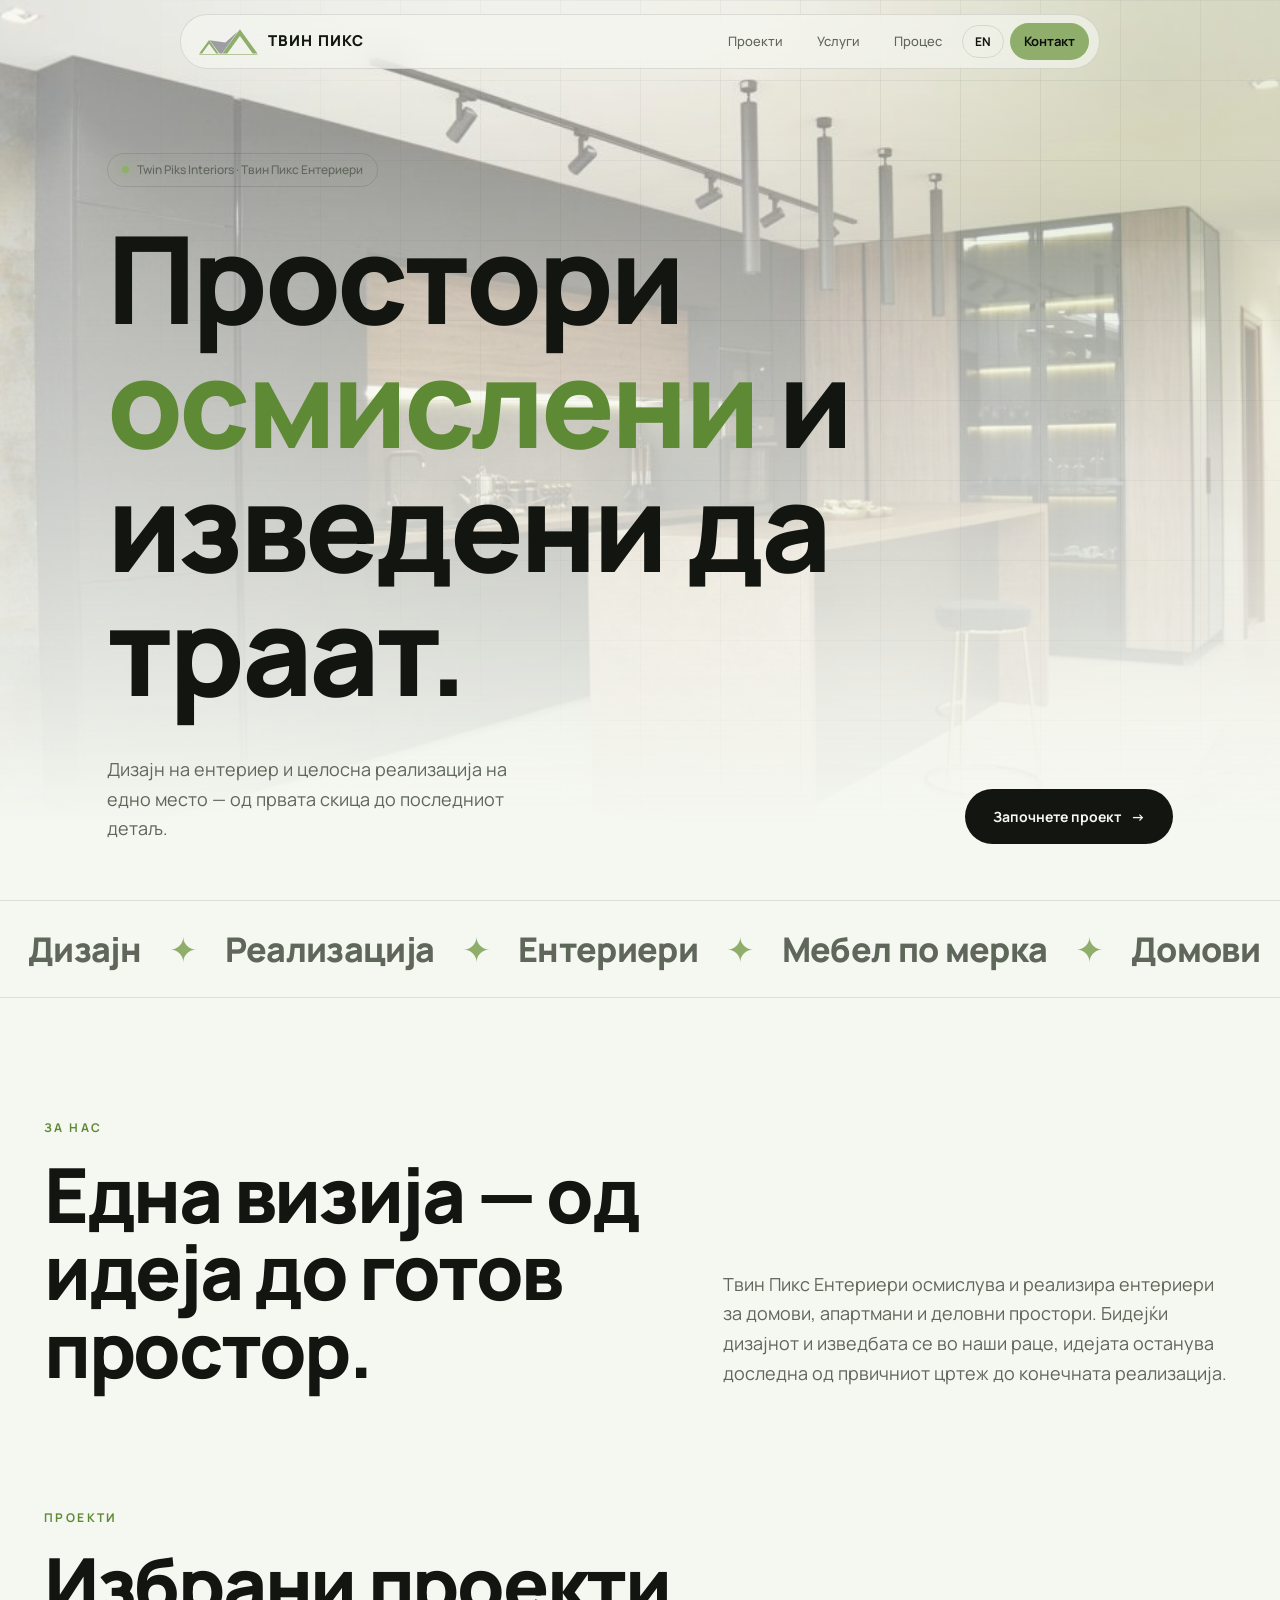
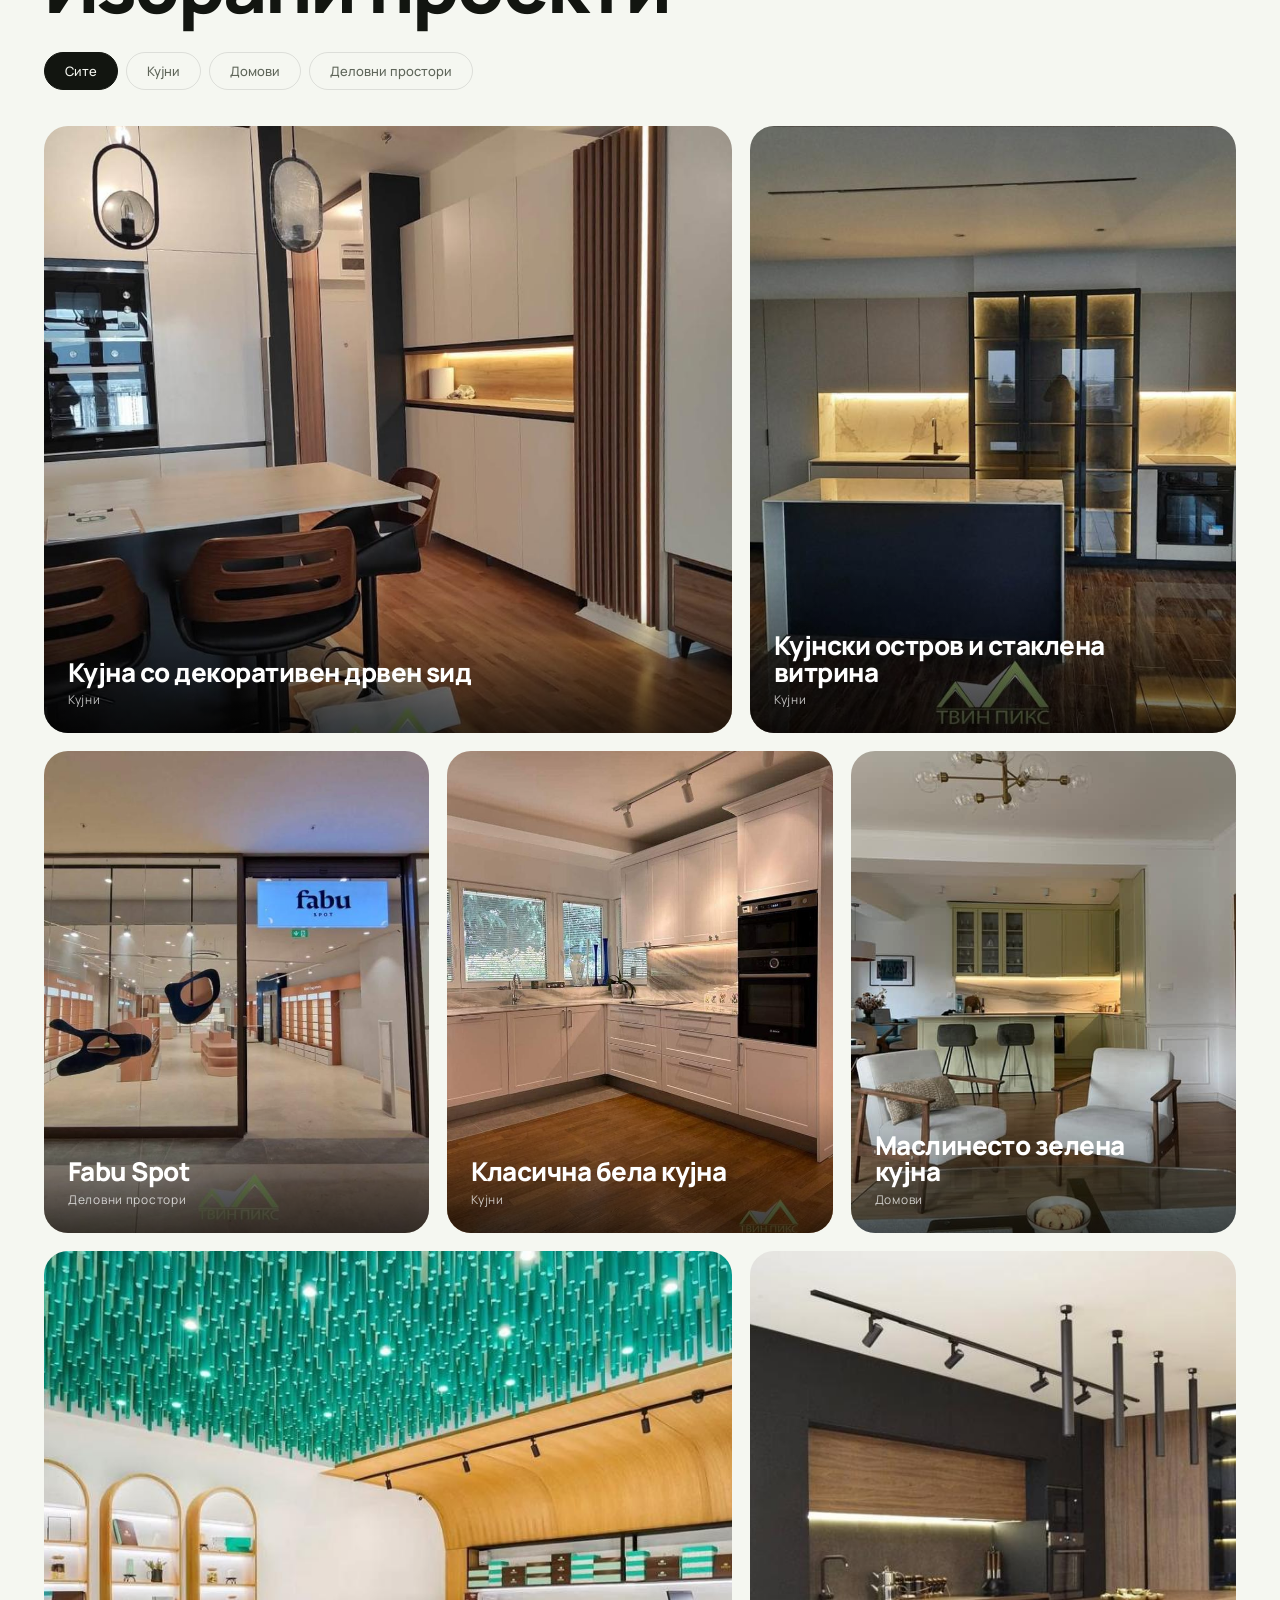
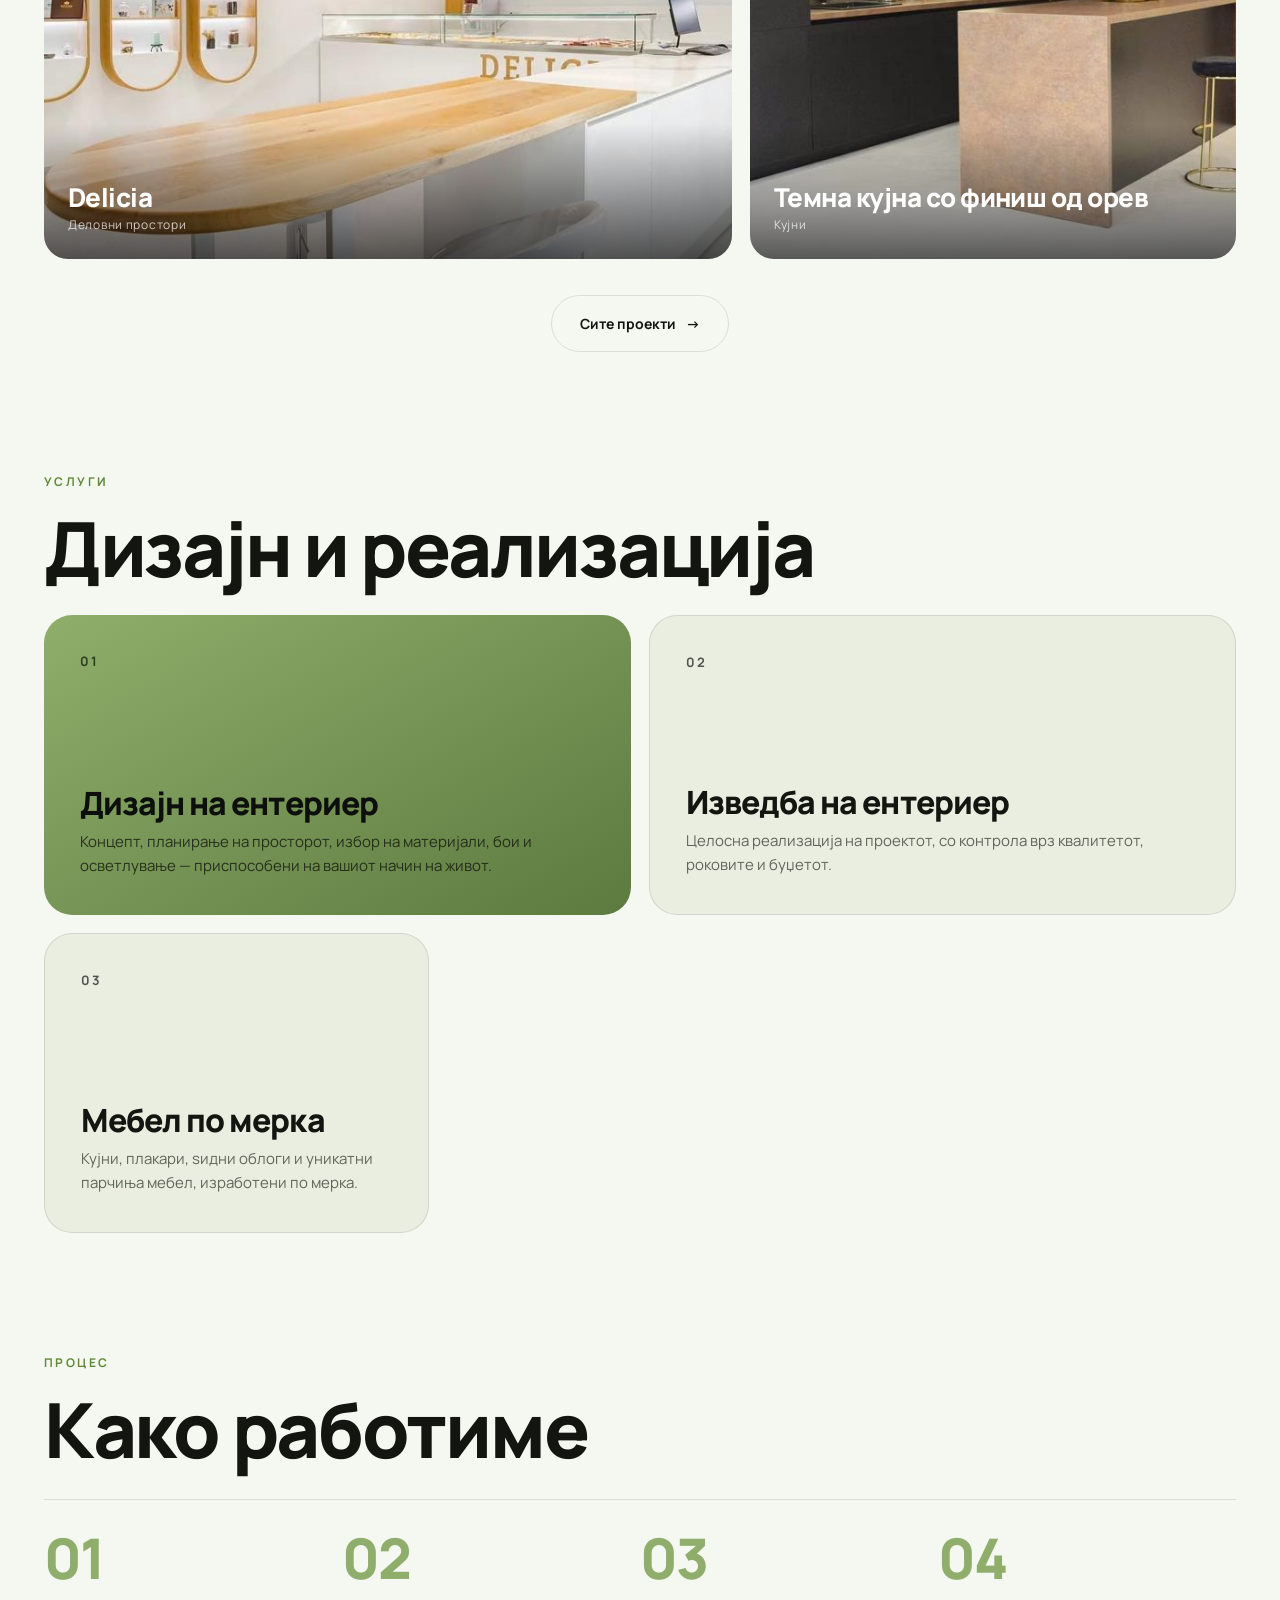
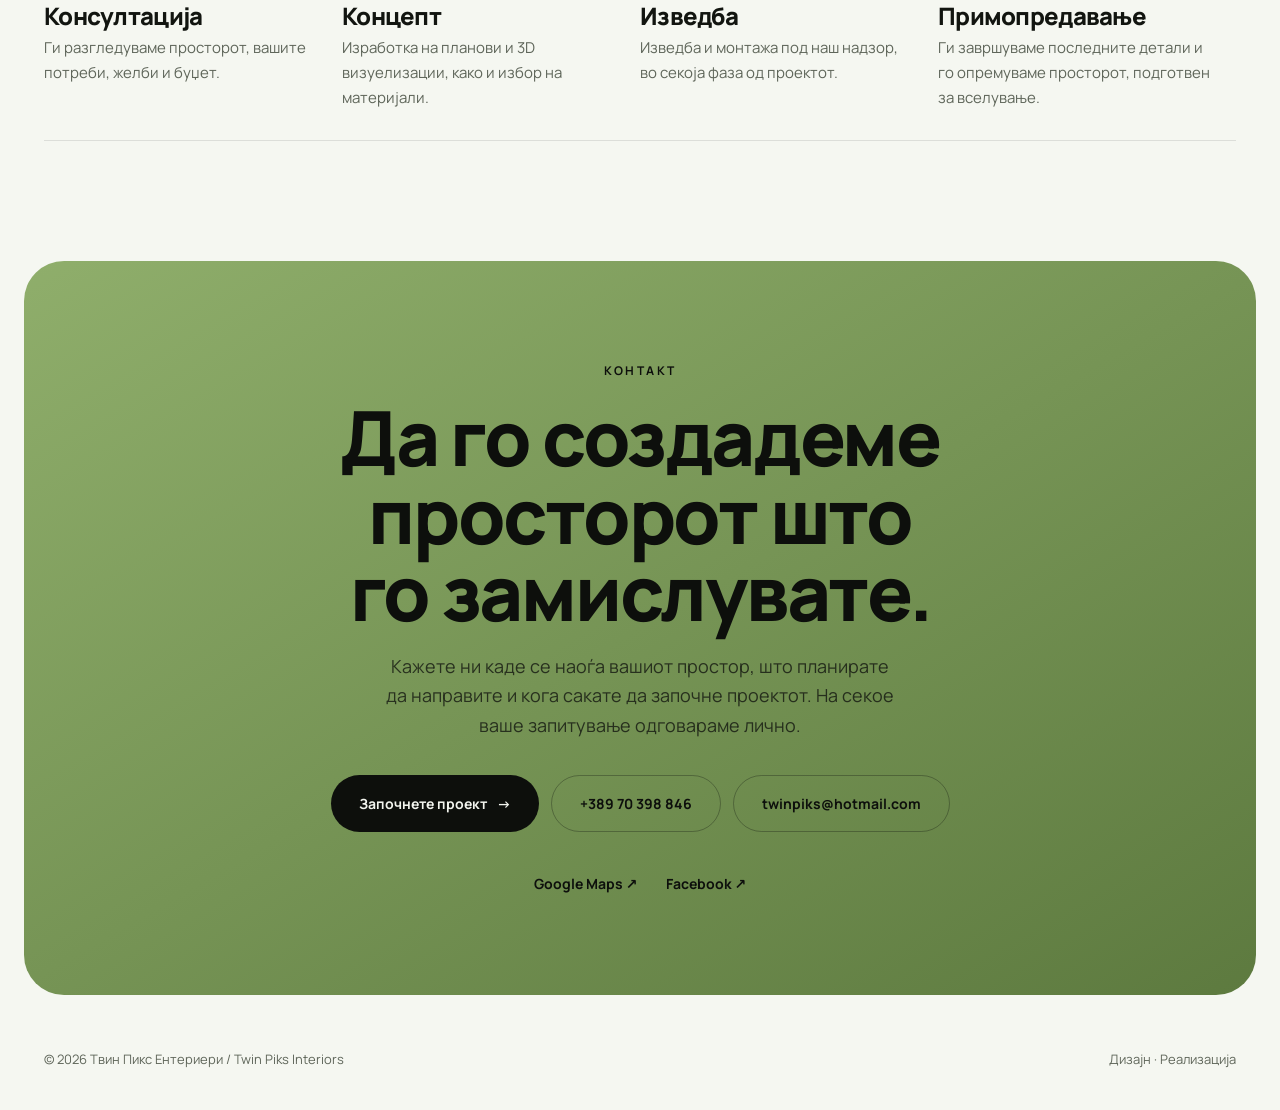
<file: index.html>
<!DOCTYPE html>
<html lang="mk">
<head>
<meta charset="utf-8">
<meta name="viewport" content="width=device-width, initial-scale=1, viewport-fit=cover">
<title>Твин Пикс Ентериери | Twin Piks Interiors</title>
<meta name="description" content="Дизајн на ентериер и целосна реализација на проекти. Interior design and execution.">
<link rel="canonical" href="https://petarkarov.github.io/twin-piks/">
<meta property="og:type" content="website">
<meta property="og:site_name" content="Твин Пикс Ентериери | Twin Piks Interiors">
<meta property="og:title" content="Твин Пикс Ентериери | Twin Piks Interiors">
<meta property="og:description" content="Дизајн на ентериер и целосна реализација на проекти — од првата скица до последниот детаљ.">
<meta property="og:url" content="https://petarkarov.github.io/twin-piks/">
<meta property="og:image" content="https://petarkarov.github.io/twin-piks/og-image.jpg">
<meta property="og:image:width" content="1200">
<meta property="og:image:height" content="630">
<meta property="og:locale" content="mk_MK">
<meta property="og:locale:alternate" content="en_GB">
<meta name="twitter:card" content="summary_large_image">
<meta name="theme-color" content="#0d0f0c">
<link rel="icon" href="favicon.svg" type="image/svg+xml">
<link rel="apple-touch-icon" href="apple-touch-icon.png">
<link rel="preconnect" href="https://fonts.googleapis.com">
<link rel="preconnect" href="https://fonts.gstatic.com" crossorigin>
<link href="https://fonts.googleapis.com/css2?family=Manrope:wght@300;400;500;700;800&display=swap" rel="stylesheet">
<link rel="stylesheet" href="assets/style.css?v=2">
<script>document.documentElement.className="js"</script>
<script type="application/ld+json">
{"@context":"https://schema.org","@type":"HomeAndConstructionBusiness","name":"Твин Пикс Ентериери","alternateName":"Twin Piks Interiors","description":"Дизајн на ентериер и целосна реализација на проекти. Interior design and execution.","url":"https://petarkarov.github.io/twin-piks/","logo":"https://petarkarov.github.io/twin-piks/apple-touch-icon.png","image":"https://petarkarov.github.io/twin-piks/og-image.jpg","telephone":"+38970398846","email":"twinpiks@hotmail.com","hasMap":"https://maps.app.goo.gl/4P9W3wDcY8rGWKr36","address":{"@type":"PostalAddress","addressCountry":"MK"},"sameAs":["https://www.facebook.com/twinpiksinteriors"]}
</script>
</head>
<body>
<div class="nav">
<a class="logo" href="index.html" aria-label="Твин Пикс"><svg viewBox="120 405 1325 585" aria-hidden="true"><polygon fill="#8fae6b" points="125,957 347,655 560,957 507,957 347,738 187,957"/><polygon fill="#9d9ea3" points="358,658 714,707 997,455 640,957 580,957"/><polygon fill="#8fae6b" points="648,957 1041,413 1436,957 1328,957 1041,565 755,957"/><rect fill="#8fae6b" x="125" y="973" width="1311" height="14"/></svg>Твин Пикс</a>
<nav><a href="projects.html" data-k="n1">Проекти</a><a href="index.html#services" data-k="n2">Услуги</a><a href="index.html#process" data-k="n3">Процес</a><button class="lang" id="lang" type="button">EN</button><a class="pill" href="contact.html" data-k="n4">Контакт</a></nav>
</div>

<main id="top">
<div class="hero"><div class="bg" id="herobg" style="background-image:url(images/dark-walnut-kitchen.jpg)"></div><div class="wrap">
<div class="tag"><i></i>Twin Piks Interiors · Твин Пикс Ентериери</div>
<h1 data-kh="h1">Простори <em>осмислени</em> и изведени да траат.</h1>
<div class="hrow"><p data-k="hp">Дизајн на ентериер и целосна реализација на едно место — од првата скица до последниот детаљ.</p><a class="btn" href="contact.html"><span data-k="cta">Започнете проект</span> →</a></div>
</div></div>

<div class="marq" aria-hidden="true"><div id="marq"></div></div>

<section><div class="wrap intro">
<div class="rv"><div class="eyebrow" data-k="ab">За нас</div><h2 data-k="abh" style="margin:0">Една визија — од идеја до готов простор.</h2></div>
<p class="rv" data-k="abp">Твин Пикс Ентериери осмислува и реализира ентериери за домови, апартмани и деловни простори. Бидејќи дизајнот и изведбата се во наши раце, идејата останува доследна од првичниот цртеж до конечната реализација.</p>
</div></section>

<section id="portfolio" style="padding-top:0"><div class="wrap">
<div class="eyebrow rv" data-k="n1">Проекти</div><h2 class="rv" data-k="ph">Избрани проекти</h2>
<div class="filters" id="filters"></div>
<div class="grid" id="grid"></div>
<div class="more"><a class="btn o" href="projects.html"><span data-k="allp">Сите проекти</span> →</a></div>
</div></section>

<section id="services" style="padding-top:0"><div class="wrap">
<div class="eyebrow rv" data-k="n2">Услуги</div><h2 class="rv" data-k="sh">Дизајн и реализација</h2>
<div class="bento rv">
<div><span class="n">01</span><span><h3 data-k="s1">Дизајн на ентериер</h3><p data-k="s1p">Концепт, планирање на просторот, избор на материјали, бои и осветлување — приспособени на вашиот начин на живот.</p></span></div>
<div><span class="n">02</span><span><h3 data-k="s2">Изведба на ентериер</h3><p data-k="s2p">Целосна реализација на проектот, со контрола врз квалитетот, роковите и буџетот.</p></span></div>
<div><span class="n">03</span><span><h3 data-k="s3">Мебел по мерка</h3><p data-k="s3p">Кујни, плакари, ѕидни облоги и уникатни парчиња мебел, изработени по мерка.</p></span></div>
</div></div></section>

<section id="process" style="padding-top:0"><div class="wrap">
<div class="eyebrow rv" data-k="n3">Процес</div><h2 class="rv" data-k="prh">Како работиме</h2>
<div class="steps rv">
<div><b>01</b><h3 data-k="t1">Консултација</h3><p data-k="t1p">Ги разгледуваме просторот, вашите потреби, желби и буџет.</p></div>
<div><b>02</b><h3 data-k="t2">Концепт</h3><p data-k="t2p">Изработка на планови и 3D визуелизации, како и избор на материјали.</p></div>
<div><b>03</b><h3 data-k="t3">Изведба</h3><p data-k="t3p">Изведба и монтажа под наш надзор, во секоја фаза од проектот.</p></div>
<div><b>04</b><h3 data-k="t4">Примопредавање</h3><p data-k="t4p">Ги завршуваме последните детали и го опремуваме просторот, подготвен за вселување.</p></div>
</div></div></section>

<div class="cta" id="contact">
<div class="eyebrow" style="color:#0d0f0c" data-k="n4">Контакт</div>
<h2 data-k="ch">Да го создадеме просторот што го замислувате.</h2><p data-k="cp">Кажете ни каде се наоѓа вашиот простор, што планирате да направите и кога сакате да започне проектот. На секое ваше запитување одговараме лично.</p>
<div class="btns"><a class="btn" href="contact.html"><span data-k="cta">Започнете проект</span> →</a><a class="btn o" href="tel:+38970398846">+389 70 398 846</a><a class="btn o" href="mailto:twinpiks@hotmail.com">twinpiks@hotmail.com</a></div>
<div class="clist"><a href="https://maps.app.goo.gl/4P9W3wDcY8rGWKr36" target="_blank" rel="noopener">Google Maps ↗</a><a href="https://www.facebook.com/twinpiksinteriors" target="_blank" rel="noopener">Facebook ↗</a></div>
</div>
</main>
<footer><div class="wrap"><span>© 2026 Твин Пикс Ентериери / Twin Piks Interiors</span><span data-k="ft">Дизајн · Реализација</span></div></footer>

<script src="assets/projects.js?v=2"></script>
<script src="assets/site.js?v=2"></script>
<script>
projectGrid("grid","filters",false);
onRender(function(d){
  var m=d.mq.map(function(x){return "<span>"+esc(x)+"</span><b>✦</b>"}).join("");
  document.getElementById("marq").innerHTML=m+m+m+m;
});
</script>
</body>
</html>
</file>
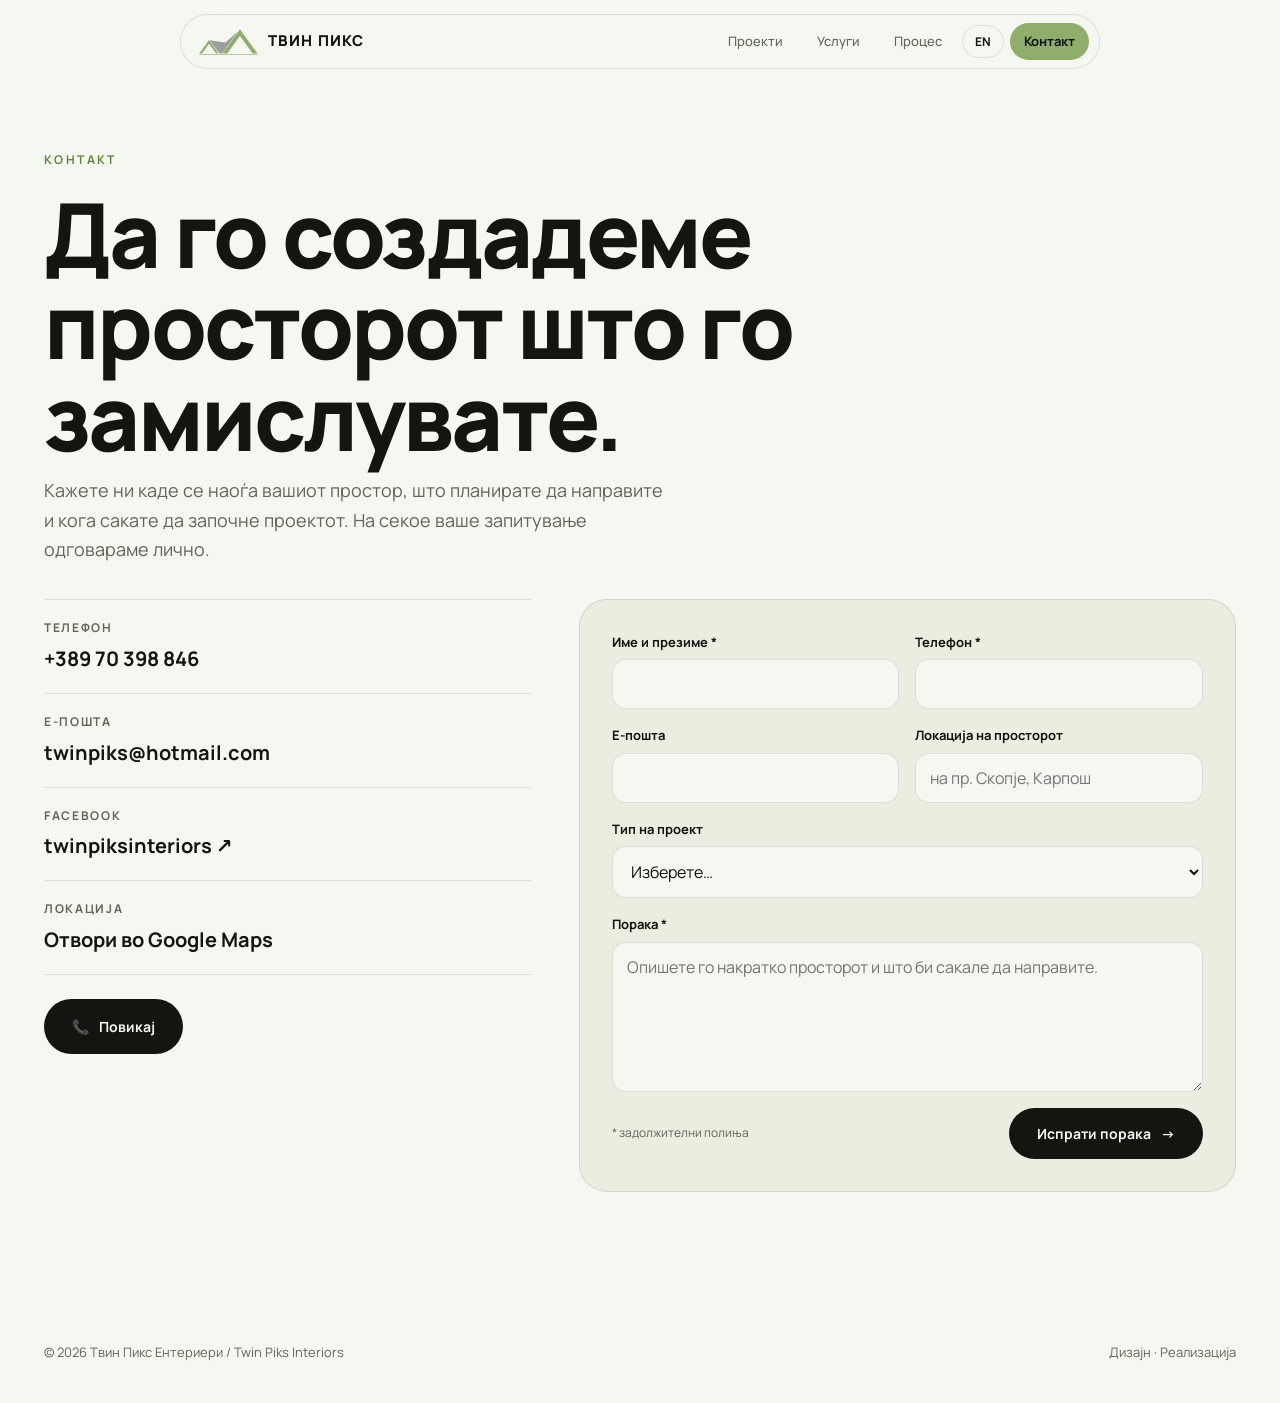
<file: contact.html>
<!DOCTYPE html>
<html lang="mk">
<head>
<meta charset="utf-8">
<meta name="viewport" content="width=device-width, initial-scale=1, viewport-fit=cover">
<title>Контакт | Твин Пикс Ентериери</title>
<meta name="description" content="Контактирајте ги Твин Пикс Ентериери за дизајн и реализација на вашиот ентериер. Телефон +389 70 398 846. Contact Twin Piks Interiors.">
<link rel="canonical" href="https://petarkarov.github.io/twin-piks/contact.html">
<meta property="og:type" content="website">
<meta property="og:site_name" content="Твин Пикс Ентериери | Twin Piks Interiors">
<meta property="og:title" content="Контакт | Твин Пикс Ентериери">
<meta property="og:description" content="Кажете ни за вашиот простор — на секое запитување одговараме лично.">
<meta property="og:url" content="https://petarkarov.github.io/twin-piks/contact.html">
<meta property="og:image" content="https://petarkarov.github.io/twin-piks/og-image.jpg">
<meta property="og:image:width" content="1200">
<meta property="og:image:height" content="630">
<meta property="og:locale" content="mk_MK">
<meta property="og:locale:alternate" content="en_GB">
<meta name="twitter:card" content="summary_large_image">
<meta name="theme-color" content="#0d0f0c">
<link rel="icon" href="favicon.svg" type="image/svg+xml">
<link rel="apple-touch-icon" href="apple-touch-icon.png">
<link rel="preconnect" href="https://fonts.googleapis.com">
<link rel="preconnect" href="https://fonts.gstatic.com" crossorigin>
<link href="https://fonts.googleapis.com/css2?family=Manrope:wght@300;400;500;700;800&display=swap" rel="stylesheet">
<link rel="stylesheet" href="assets/style.css?v=2">
<script>document.documentElement.className="js"</script>
<script type="application/ld+json">
{"@context":"https://schema.org","@type":"HomeAndConstructionBusiness","name":"Твин Пикс Ентериери","alternateName":"Twin Piks Interiors","url":"https://petarkarov.github.io/twin-piks/","logo":"https://petarkarov.github.io/twin-piks/apple-touch-icon.png","image":"https://petarkarov.github.io/twin-piks/og-image.jpg","telephone":"+38970398846","email":"twinpiks@hotmail.com","hasMap":"https://maps.app.goo.gl/4P9W3wDcY8rGWKr36","address":{"@type":"PostalAddress","addressCountry":"MK"},"sameAs":["https://www.facebook.com/twinpiksinteriors"]}
</script>
</head>
<body>
<div class="nav">
<a class="logo" href="index.html" aria-label="Твин Пикс"><svg viewBox="120 405 1325 585" aria-hidden="true"><polygon fill="#8fae6b" points="125,957 347,655 560,957 507,957 347,738 187,957"/><polygon fill="#9d9ea3" points="358,658 714,707 997,455 640,957 580,957"/><polygon fill="#8fae6b" points="648,957 1041,413 1436,957 1328,957 1041,565 755,957"/><rect fill="#8fae6b" x="125" y="973" width="1311" height="14"/></svg>Твин Пикс</a>
<nav><a href="projects.html" data-k="n1">Проекти</a><a href="index.html#services" data-k="n2">Услуги</a><a href="index.html#process" data-k="n3">Процес</a><button class="lang" id="lang" type="button">EN</button><a class="pill" href="contact.html" data-k="n4">Контакт</a></nav>
</div>

<main>
<section class="first"><div class="wrap">
<div class="eyebrow" data-k="n4">Контакт</div>
<h1 class="ph1" data-k="ch">Да го создадеме просторот што го замислувате.</h1>
<p class="lead" data-k="cp">Кажете ни каде се наоѓа вашиот простор, што планирате да направите и кога сакате да започне проектот. На секое ваше запитување одговараме лично.</p>

<div class="contact">
<div class="cinfo">
<a href="tel:+38970398846"><small data-k="lp">Телефон</small><b>+389 70 398 846</b></a>
<a href="mailto:twinpiks@hotmail.com"><small data-k="le">Е-пошта</small><b>twinpiks@hotmail.com</b></a>
<a href="https://www.facebook.com/twinpiksinteriors" target="_blank" rel="noopener"><small data-k="lf">Facebook</small><b>twinpiksinteriors ↗</b></a>
<a href="https://maps.app.goo.gl/4P9W3wDcY8rGWKr36" target="_blank" rel="noopener"><small data-k="lm">Локација</small><b data-k="mapl">Отвори во Google Maps</b></a>
<div style="border:0;padding-top:24px"><a class="btn" href="tel:+38970398846" style="display:inline-flex;border:0;padding:16px 28px">📞 <span data-k="call">Повикај</span></a></div>
</div>

<form class="cf" id="cf" novalidate>
<!-- Web3Forms access key: get a free key at https://web3forms.com with the company email, then paste it here. -->
<input type="hidden" name="access_key" value="YOUR_WEB3FORMS_ACCESS_KEY">
<input type="hidden" name="subject" value="Ново запитување од веб-страницата">
<input type="hidden" name="from_name" value="Твин Пикс — веб-страница">
<input type="checkbox" name="botcheck" class="hp" tabindex="-1" autocomplete="off">
<label><span data-k="fn">Име и презиме *</span><input name="name" required autocomplete="name"></label>
<label><span data-k="fp">Телефон *</span><input name="phone" type="tel" required autocomplete="tel" inputmode="tel"></label>
<label><span data-k="fe">Е-пошта</span><input name="email" type="email" autocomplete="email"></label>
<label><span data-k="fl">Локација на просторот</span><input name="location" data-kp="flp" placeholder="на пр. Скопје, Карпош"></label>
<label class="full"><span data-k="fty">Тип на проект</span>
<select name="project_type">
<option value="" data-k="o0">Изберете…</option>
<option value="Кујна / Kitchen" data-k="o1">Кујна</option>
<option value="Дом / Home" data-k="o2">Дом</option>
<option value="Деловен простор / Commercial" data-k="o3">Деловен простор</option>
<option value="Друго / Other" data-k="o4">Друго</option>
</select></label>
<label class="full"><span data-k="fm">Порака *</span><textarea name="message" required data-kp="fmp" placeholder="Опишете го накратко просторот и што би сакале да направите."></textarea></label>
<div class="msg" id="fmsg" role="status" aria-live="polite"></div>
<div class="row full"><span class="req" data-k="freq">* задолжителни полиња</span><button class="btn" type="submit" id="fsb"><span data-k="fs">Испрати порака</span> →</button></div>
</form>
</div>
</div></section>
</main>
<footer><div class="wrap"><span>© 2026 Твин Пикс Ентериери / Twin Piks Interiors</span><span data-k="ft">Дизајн · Реализација</span></div></footer>

<script src="assets/projects.js?v=2"></script>
<script src="assets/site.js?v=2"></script>
<script>
(function(){
  var f=document.getElementById("cf"),msg=document.getElementById("fmsg"),btn=document.getElementById("fsb");
  function say(cls,text){msg.className="msg "+cls;msg.textContent=text}
  f.addEventListener("submit",function(e){
    e.preventDefault();
    var d=T[LANG];
    if(!f.checkValidity()){f.reportValidity();return}
    if(f.botcheck.checked)return;
    var data=Object.fromEntries(new FormData(f));
    if(!data.access_key||data.access_key.indexOf("YOUR_")===0){say("err",d.ferr);console.warn("Web3Forms access key is not set in contact.html");return}
    data.subject=T.mk.fsubj+(data.name?" — "+data.name:"");
    data.language=LANG;
    btn.disabled=true;btn.firstElementChild.textContent=d.fsending;msg.className="msg";
    fetch("https://api.web3forms.com/submit",{method:"POST",headers:{"Content-Type":"application/json","Accept":"application/json"},body:JSON.stringify(data)})
      .then(function(r){return r.json()})
      .then(function(r){if(r.success){say("ok",T[LANG].fok);f.reset()}else{say("err",T[LANG].ferr)}})
      .catch(function(){say("err",T[LANG].ferr)})
      .then(function(){btn.disabled=false;btn.firstElementChild.textContent=T[LANG].fs});
  });
})();
</script>
</body>
</html>
</file>
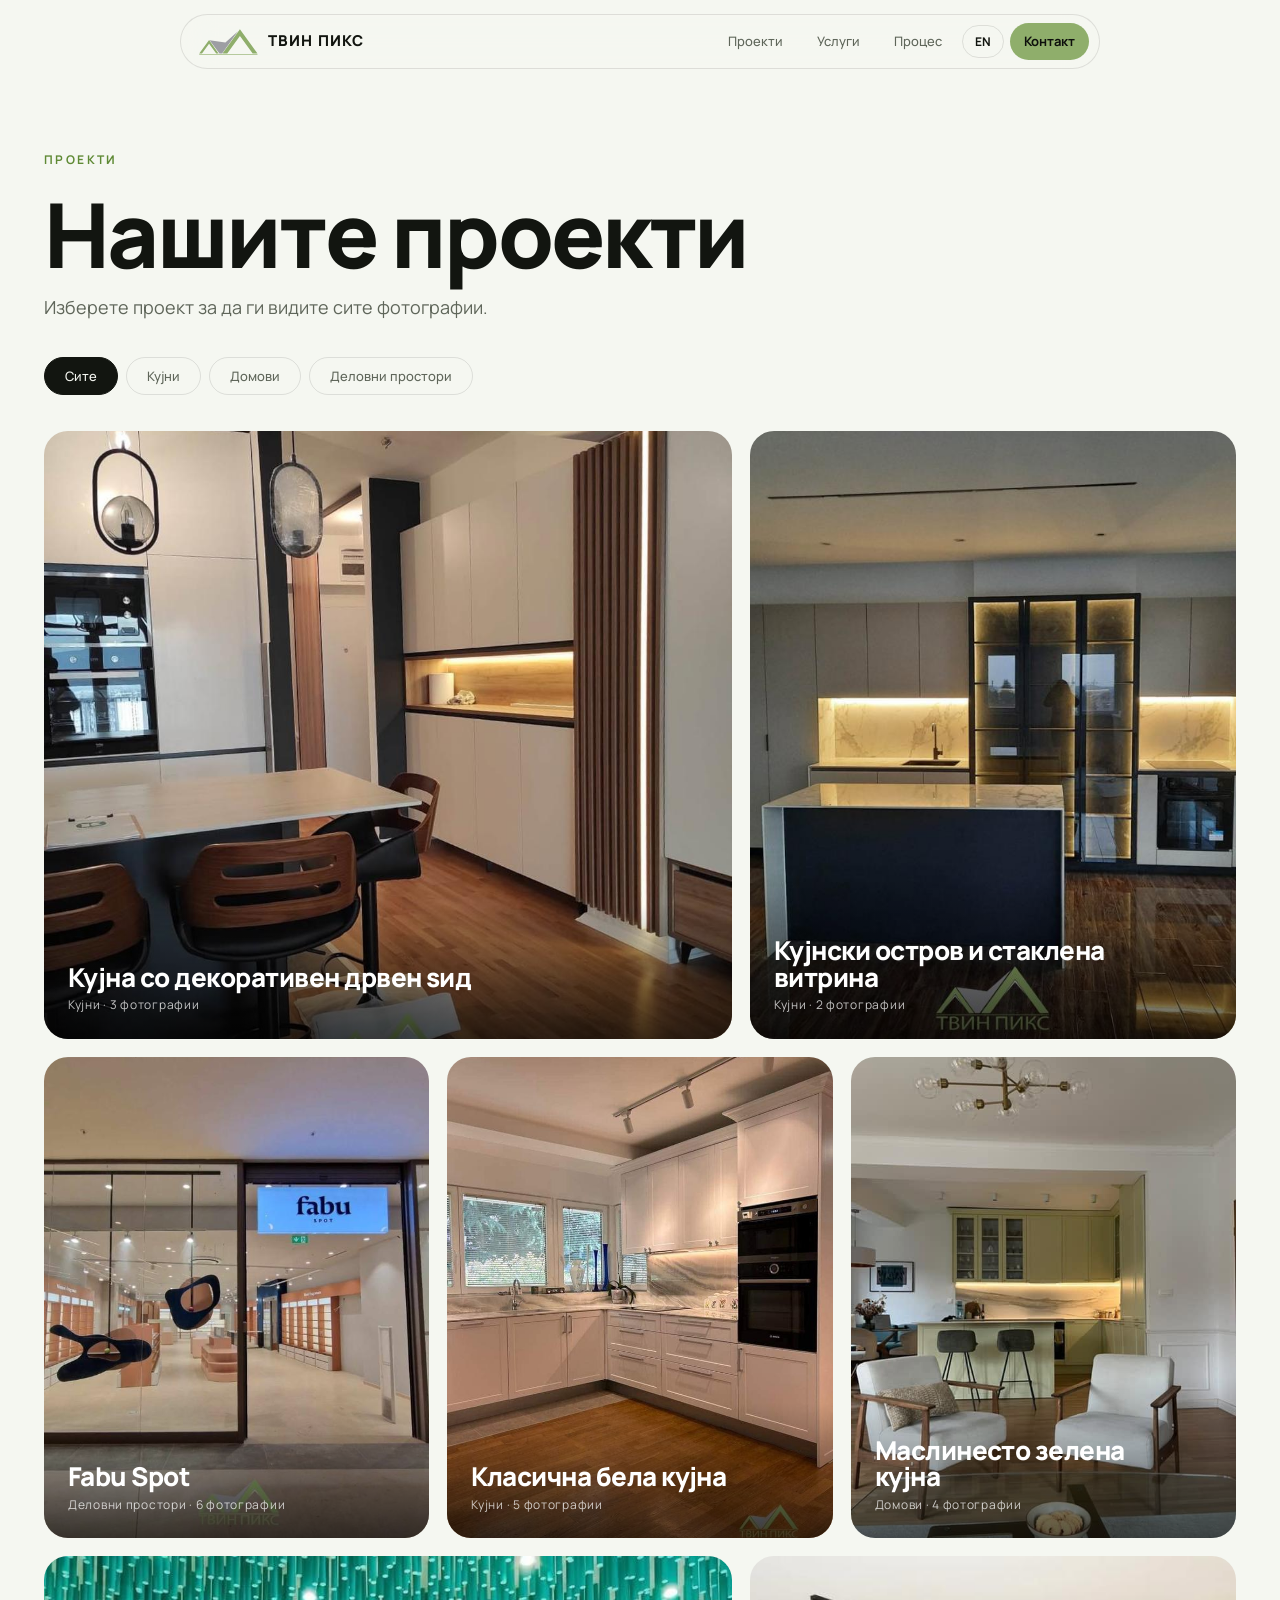
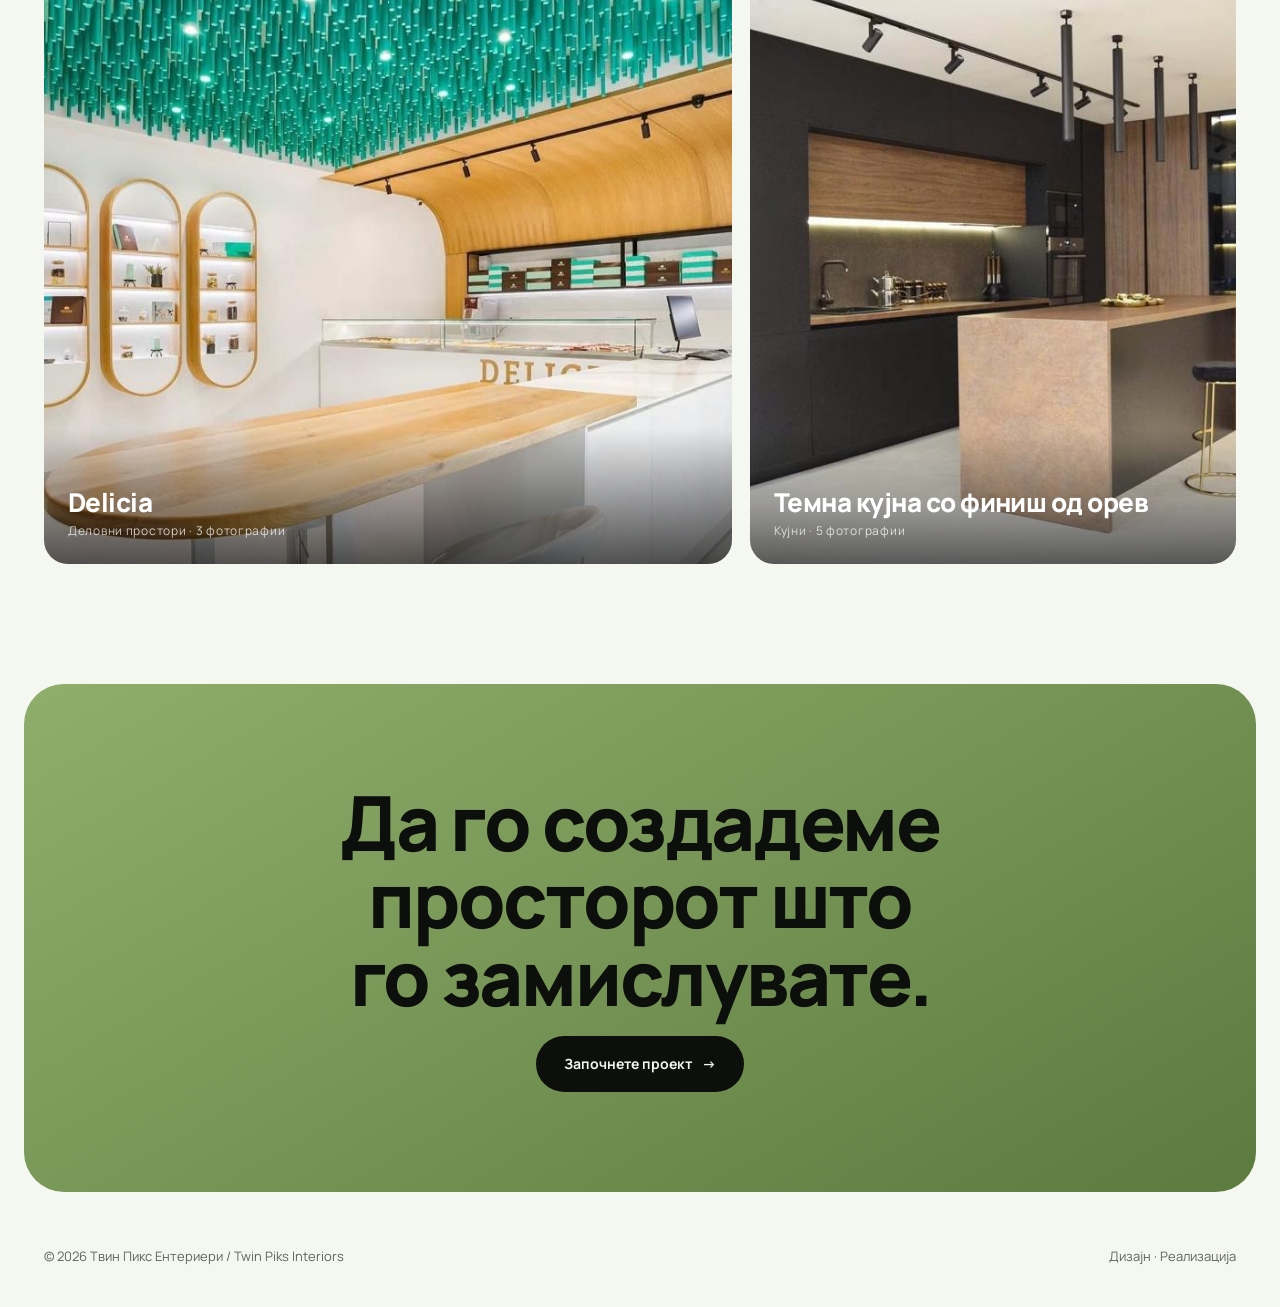
<file: project.html>
<!DOCTYPE html>
<html lang="mk">
<head>
<meta charset="utf-8">
<meta name="viewport" content="width=device-width, initial-scale=1, viewport-fit=cover">
<title>Проект | Твин Пикс Ентериери</title>
<meta name="description" content="Проект на Твин Пикс Ентериери: дизајн на ентериер и целосна реализација.">
<meta property="og:type" content="website">
<meta property="og:site_name" content="Твин Пикс Ентериери | Twin Piks Interiors">
<meta property="og:title" content="Проекти | Твин Пикс Ентериери">
<meta property="og:description" content="Кујни, домови и деловни простори што ги осмисливме и реализиравме.">
<meta property="og:image" content="https://petarkarov.github.io/twin-piks/og-image.jpg">
<meta property="og:locale" content="mk_MK">
<meta name="twitter:card" content="summary_large_image">
<meta name="theme-color" content="#0d0f0c">
<link rel="icon" href="favicon.svg" type="image/svg+xml">
<link rel="apple-touch-icon" href="apple-touch-icon.png">
<link rel="preconnect" href="https://fonts.googleapis.com">
<link rel="preconnect" href="https://fonts.gstatic.com" crossorigin>
<link href="https://fonts.googleapis.com/css2?family=Manrope:wght@300;400;500;700;800&display=swap" rel="stylesheet">
<link rel="stylesheet" href="assets/style.css?v=2">
<script>document.documentElement.className="js"</script>
</head>
<body>
<div class="nav">
<a class="logo" href="index.html" aria-label="Твин Пикс"><svg viewBox="120 405 1325 585" aria-hidden="true"><polygon fill="#8fae6b" points="125,957 347,655 560,957 507,957 347,738 187,957"/><polygon fill="#9d9ea3" points="358,658 714,707 997,455 640,957 580,957"/><polygon fill="#8fae6b" points="648,957 1041,413 1436,957 1328,957 1041,565 755,957"/><rect fill="#8fae6b" x="125" y="973" width="1311" height="14"/></svg>Твин Пикс</a>
<nav><a href="projects.html" data-k="n1">Проекти</a><a href="index.html#services" data-k="n2">Услуги</a><a href="index.html#process" data-k="n3">Процес</a><button class="lang" id="lang" type="button">EN</button><a class="pill" href="contact.html" data-k="n4">Контакт</a></nav>
</div>

<main>
<section class="first"><div class="wrap">
<a class="back" href="projects.html" data-k="back">← Сите проекти</a>
<div class="eyebrow" id="pc"></div>
<h1 class="ph1" id="pt"></h1>
<p class="lead" id="pd"></p>
<div class="album" id="album"></div>
<div class="pnav" id="pnav"></div>
<noscript><p><a href="projects.html">← Сите проекти</a></p></noscript>
</div></section>

<div class="cta">
<h2 data-k="ch">Да го создадеме просторот што го замислувате.</h2>
<div class="btns"><a class="btn" href="contact.html"><span data-k="cta">Започнете проект</span> →</a></div>
</div>
</main>
<footer><div class="wrap"><span>© 2026 Твин Пикс Ентериери / Twin Piks Interiors</span><span data-k="ft">Дизајн · Реализација</span></div></footer>

<div class="lb" id="lb" role="dialog" aria-modal="true" aria-hidden="true">
<img id="lbimg" alt="">
<button type="button" class="x" id="lbx" data-ka="close">✕</button>
<button type="button" class="pv" id="lbp" aria-label="‹">‹</button>
<button type="button" class="nx" id="lbn" aria-label="›">›</button>
<div class="ct" id="lbc"></div>
</div>

<script src="assets/projects.js?v=2"></script>
<script src="assets/site.js?v=2"></script>
<script>
(function(){
  var slug=new URLSearchParams(location.search).get("p"),idx=-1;
  PROJECTS.forEach(function(p,i){if(p.slug===slug)idx=i});
  if(idx<0){location.replace("projects.html");return}
  var p=PROJECTS[idx],n=PROJECTS.length,prev=PROJECTS[(idx-1+n)%n],next=PROJECTS[(idx+1)%n];
  var lb=document.getElementById("lb"),img=document.getElementById("lbimg"),cnt=document.getElementById("lbc"),cur=0,last=null;

  onRender(function(d){
    var brand=LANG==="mk"?"Твин Пикс Ентериери":"Twin Piks Interiors";
    document.title=p.name[LANG]+" | "+brand;
    var md=document.querySelector('meta[name="description"]');if(md)md.content=p.desc[LANG];
    document.getElementById("pc").textContent=catName(d,p.cat)+" · "+photoCount(d,p.photos.length);
    document.getElementById("pt").textContent=p.name[LANG];
    document.getElementById("pd").textContent=p.desc[LANG];
    document.getElementById("album").innerHTML=p.photos.map(function(src,k){
      return '<button type="button" data-i="'+k+'"><img src="'+src+'" loading="lazy" alt="'+esc(p.name[LANG]+" — "+(k+1))+'"></button>'}).join("");
    document.querySelectorAll("#album button").forEach(function(b){b.onclick=function(){open(+b.dataset.i)}});
    document.getElementById("pnav").innerHTML=
      '<a href="project.html?p='+prev.slug+'"><small>← '+esc(d.prev)+'</small>'+esc(prev.name[LANG])+'</a>'+
      '<a href="project.html?p='+next.slug+'"><small>'+esc(d.next)+' →</small>'+esc(next.name[LANG])+'</a>';
    document.getElementById("lbx").setAttribute("aria-label",d.close);
    if(lb.classList.contains("open"))show(cur);
  });

  function show(k){
    var len=p.photos.length;
    cur=(k+len)%len;
    if(img.getAttribute("src")!==p.photos[cur]){
      img.classList.add("ld");
      img.onload=img.onerror=function(){img.classList.remove("ld")};
      img.src=p.photos[cur];
      [cur+1,cur-1].forEach(function(j){new Image().src=p.photos[(j+len)%len]});
    }
    img.alt=p.name[LANG]+" — "+(cur+1);
    cnt.textContent=(cur+1)+" / "+p.photos.length;
    var many=p.photos.length>1;
    document.getElementById("lbp").style.display=many?"":"none";
    document.getElementById("lbn").style.display=many?"":"none";
  }
  function open(k){last=document.activeElement;show(k);lb.classList.add("open");lb.setAttribute("aria-hidden","false");document.body.style.overflow="hidden";document.getElementById("lbx").focus()}
  function close(){lb.classList.remove("open");lb.setAttribute("aria-hidden","true");document.body.style.overflow="";if(last)last.focus()}
  document.getElementById("lbx").onclick=close;
  document.getElementById("lbp").onclick=function(){show(cur-1)};
  document.getElementById("lbn").onclick=function(){show(cur+1)};
  lb.addEventListener("click",function(e){if(e.target===lb)close()});
  document.addEventListener("keydown",function(e){
    if(!lb.classList.contains("open"))return;
    if(e.key==="Escape")close();else if(e.key==="ArrowLeft")show(cur-1);else if(e.key==="ArrowRight")show(cur+1);
  });
  var sx=null;
  lb.addEventListener("touchstart",function(e){sx=e.touches[0].clientX},{passive:true});
  lb.addEventListener("touchend",function(e){if(sx===null)return;var dx=e.changedTouches[0].clientX-sx;sx=null;if(Math.abs(dx)>45)show(cur+(dx<0?1:-1))});
})();
</script>
</body>
</html>
</file>
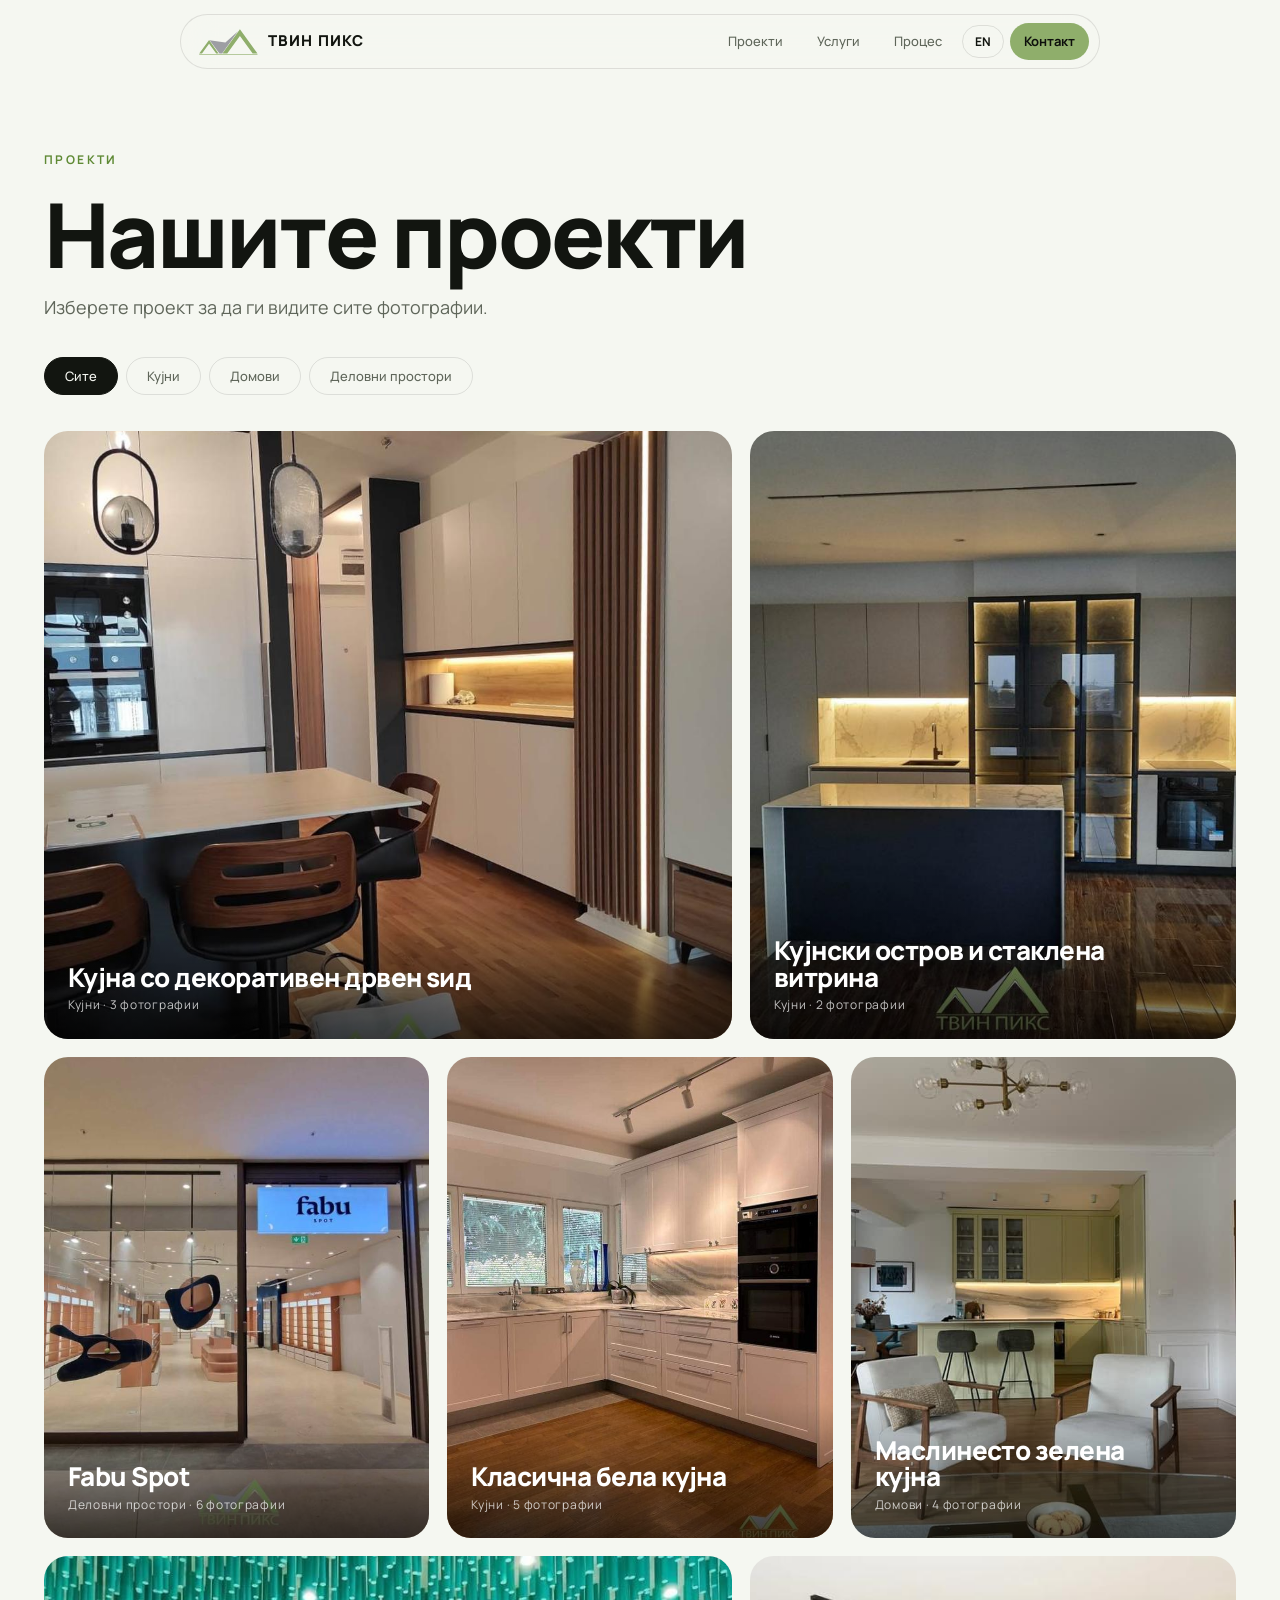
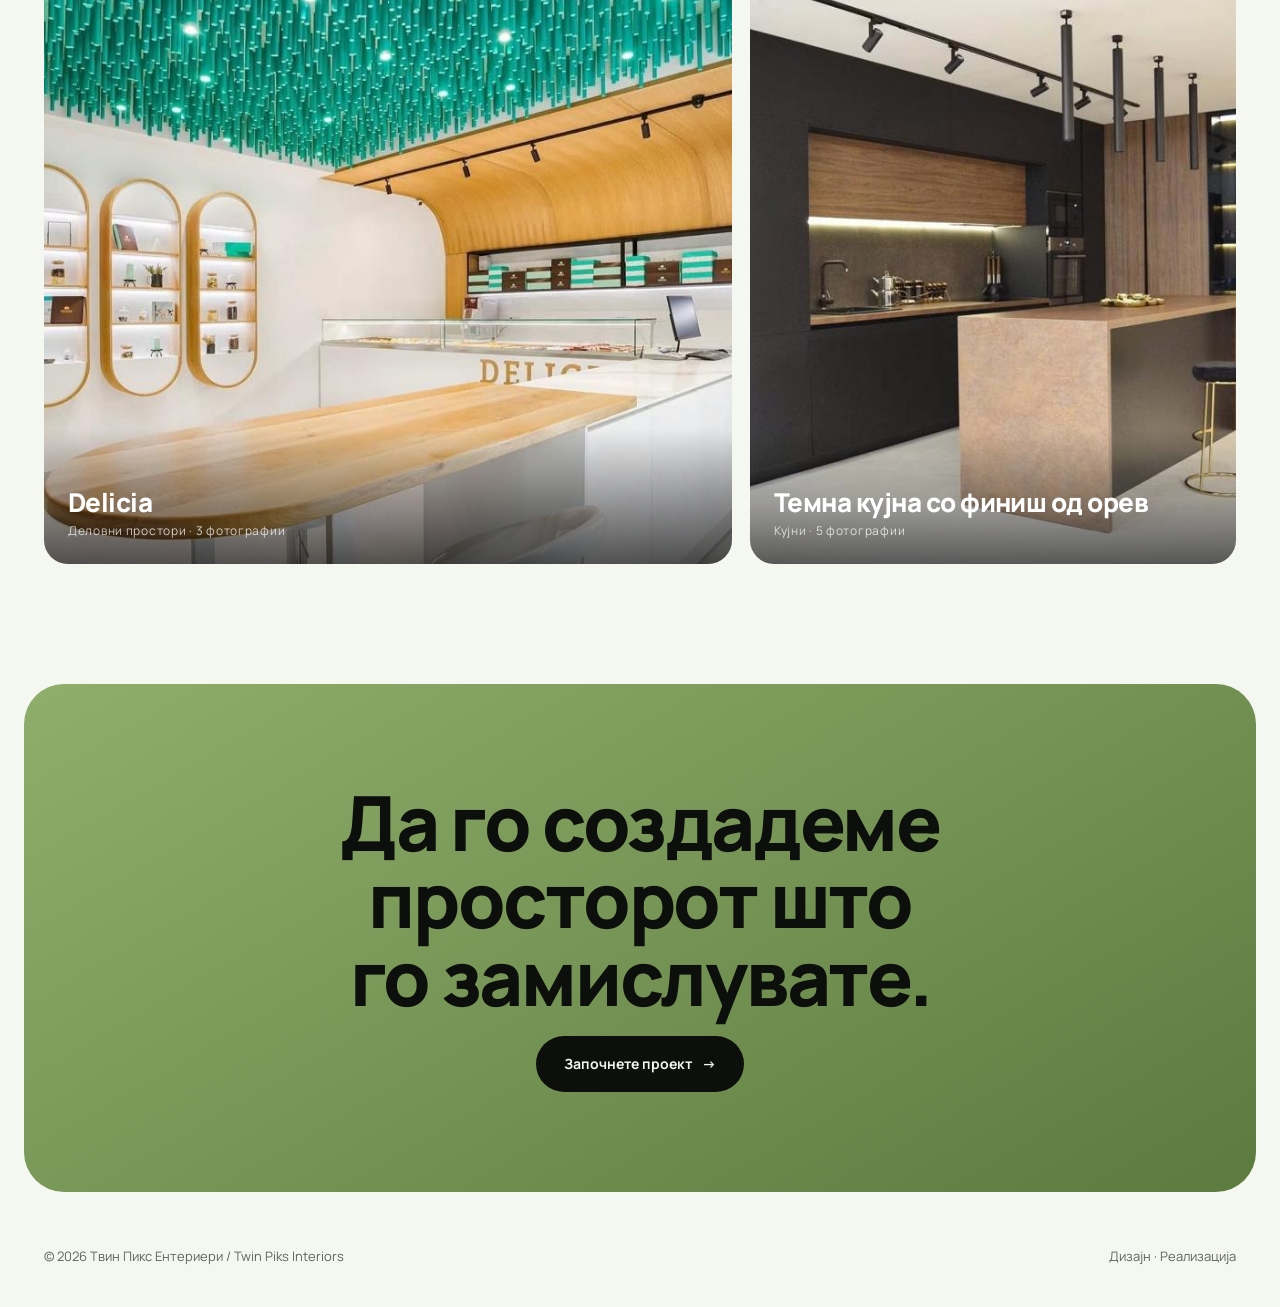
<file: projects.html>
<!DOCTYPE html>
<html lang="mk">
<head>
<meta charset="utf-8">
<meta name="viewport" content="width=device-width, initial-scale=1, viewport-fit=cover">
<title>Проекти | Твин Пикс Ентериери</title>
<meta name="description" content="Кујни, домови и деловни простори што ги осмисливме и реализиравме. Projects by Twin Piks Interiors.">
<link rel="canonical" href="https://petarkarov.github.io/twin-piks/projects.html">
<meta property="og:type" content="website">
<meta property="og:site_name" content="Твин Пикс Ентериери | Twin Piks Interiors">
<meta property="og:title" content="Проекти | Твин Пикс Ентериери">
<meta property="og:description" content="Кујни, домови и деловни простори што ги осмисливме и реализиравме.">
<meta property="og:url" content="https://petarkarov.github.io/twin-piks/projects.html">
<meta property="og:image" content="https://petarkarov.github.io/twin-piks/og-image.jpg">
<meta property="og:image:width" content="1200">
<meta property="og:image:height" content="630">
<meta property="og:locale" content="mk_MK">
<meta property="og:locale:alternate" content="en_GB">
<meta name="twitter:card" content="summary_large_image">
<meta name="theme-color" content="#0d0f0c">
<link rel="icon" href="favicon.svg" type="image/svg+xml">
<link rel="apple-touch-icon" href="apple-touch-icon.png">
<link rel="preconnect" href="https://fonts.googleapis.com">
<link rel="preconnect" href="https://fonts.gstatic.com" crossorigin>
<link href="https://fonts.googleapis.com/css2?family=Manrope:wght@300;400;500;700;800&display=swap" rel="stylesheet">
<link rel="stylesheet" href="assets/style.css?v=2">
<script>document.documentElement.className="js"</script>
</head>
<body>
<div class="nav">
<a class="logo" href="index.html" aria-label="Твин Пикс"><svg viewBox="120 405 1325 585" aria-hidden="true"><polygon fill="#8fae6b" points="125,957 347,655 560,957 507,957 347,738 187,957"/><polygon fill="#9d9ea3" points="358,658 714,707 997,455 640,957 580,957"/><polygon fill="#8fae6b" points="648,957 1041,413 1436,957 1328,957 1041,565 755,957"/><rect fill="#8fae6b" x="125" y="973" width="1311" height="14"/></svg>Твин Пикс</a>
<nav><a href="projects.html" data-k="n1">Проекти</a><a href="index.html#services" data-k="n2">Услуги</a><a href="index.html#process" data-k="n3">Процес</a><button class="lang" id="lang" type="button">EN</button><a class="pill" href="contact.html" data-k="n4">Контакт</a></nav>
</div>

<main>
<section class="first"><div class="wrap">
<div class="eyebrow" data-k="n1">Проекти</div>
<h1 class="ph1" data-k="pah">Нашите проекти</h1>
<p class="lead" data-k="pap">Изберете проект за да ги видите сите фотографии.</p>
<div class="filters" id="filters"></div>
<div class="grid" id="grid">
<noscript>
<a href="project.html?p=timber-slats">Кујна со декоративен дрвен ѕид</a> · <a href="project.html?p=island-glass-cabinet">Кујнски остров и стаклена витрина</a> · <a href="project.html?p=fabu-spot">Fabu Spot</a> · <a href="project.html?p=classic-white-kitchen">Класична бела кујна</a> · <a href="project.html?p=olive-green-kitchen">Маслинесто зелена кујна</a> · <a href="project.html?p=delicia">Delicia</a> · <a href="project.html?p=dark-walnut-kitchen">Темна кујна со финиш од орев</a>
</noscript>
</div>
</div></section>

<div class="cta">
<h2 data-k="ch">Да го создадеме просторот што го замислувате.</h2>
<div class="btns"><a class="btn" href="contact.html"><span data-k="cta">Започнете проект</span> →</a></div>
</div>
</main>
<footer><div class="wrap"><span>© 2026 Твин Пикс Ентериери / Twin Piks Interiors</span><span data-k="ft">Дизајн · Реализација</span></div></footer>

<script src="assets/projects.js?v=2"></script>
<script src="assets/site.js?v=2"></script>
<script>projectGrid("grid","filters",true);</script>
</body>
</html>
</file>
<file: assets/style.css>
:root{--bg:#0d0f0c;--fg:#f2f4ee;--mut:#9aa092;--line:rgba(255,255,255,.1);--card:#161912;--acc:#a3c97a;--g:#8fae6b;--gr:#9d9ea3;--glow:rgba(143,174,107,.28);
box-sizing:border-box;padding-top:env(safe-area-inset-top,0px);padding-bottom:env(safe-area-inset-bottom,0px)}
@media (prefers-color-scheme:light){:root:not([data-theme="dark"]){--bg:#f5f7f1;--fg:#121510;--mut:#5f665a;--line:rgba(0,0,0,.1);--card:#e9eee1;--acc:#5f8a35;--glow:rgba(143,174,107,.35)}}
:root[data-theme="light"]{--bg:#f5f7f1;--fg:#121510;--mut:#5f665a;--line:rgba(0,0,0,.1);--card:#e9eee1;--acc:#5f8a35;--glow:rgba(143,174,107,.35)}
*{box-sizing:border-box;margin:0}
html{scroll-behavior:smooth;scroll-padding-top:90px}
body{background:var(--bg);color:var(--fg);font:400 16px/1.65 Manrope,system-ui,sans-serif;overflow-x:hidden}
a{color:inherit;text-decoration:none}
h1,h2,h3{font-weight:800;letter-spacing:-.03em;line-height:1.02}
.wrap{max-width:1240px;margin:0 auto;padding:0 24px}
.nav{position:fixed;left:50%;transform:translateX(-50%);top:calc(env(safe-area-inset-top,0px) + 14px);z-index:30;width:min(920px,calc(100% - 28px));display:flex;align-items:center;justify-content:space-between;padding:8px 10px 8px 18px;border:1px solid var(--line);border-radius:999px;background:color-mix(in srgb,var(--bg) 62%,transparent);backdrop-filter:blur(16px);-webkit-backdrop-filter:blur(16px)}
.logo{display:flex;align-items:center;gap:10px;font-weight:800;font-size:15px;letter-spacing:.08em;text-transform:uppercase}
.logo svg{height:26px;width:auto}
.nav nav{display:flex;align-items:center;gap:6px;font-size:13px;font-weight:500}
.nav nav a{padding:8px 14px;border-radius:999px;color:var(--mut);transition:.2s}
.nav nav a:hover{color:var(--fg);background:var(--line)}
.pill{background:var(--g)!important;color:#0d0f0c!important;font-weight:700}
.lang{border:1px solid var(--line);background:none;color:var(--fg);padding:7px 12px;border-radius:999px;font:700 12px Manrope;cursor:pointer}
@media(max-width:700px){.nav nav a:not(.pill){display:none}}
.hero{position:relative;min-height:100svh;display:flex;align-items:flex-end;padding:140px 0 56px;overflow:hidden}
.hero::before{content:"";position:absolute;width:70vmax;height:70vmax;right:-25vmax;top:-30vmax;background:radial-gradient(circle,var(--glow),transparent 62%);pointer-events:none}
.hero::after{content:"";position:absolute;inset:0;background-image:linear-gradient(var(--line) 1px,transparent 1px),linear-gradient(90deg,var(--line) 1px,transparent 1px);background-size:80px 80px;mask-image:radial-gradient(ellipse at 70% 20%,#000,transparent 70%);-webkit-mask-image:radial-gradient(ellipse at 70% 20%,#000,transparent 70%);opacity:.6;pointer-events:none}
.hero .wrap{position:relative;z-index:1}
.tag{display:inline-flex;align-items:center;gap:8px;border:1px solid var(--line);border-radius:999px;padding:6px 14px;font-size:12px;font-weight:500;color:var(--mut);margin-bottom:28px}
.tag i{width:7px;height:7px;border-radius:50%;background:var(--g);box-shadow:0 0 12px var(--g)}
.hero h1{font-size:clamp(46px,9.5vw,142px);max-width:13ch}
.hero h1 em{font-style:normal;color:var(--acc)}
.hrow{display:flex;justify-content:space-between;align-items:flex-end;gap:32px;flex-wrap:wrap;margin-top:44px}
.hero p{max-width:440px;color:var(--mut);font-size:18px}
.btn{display:inline-flex;align-items:center;gap:10px;background:var(--fg);color:var(--bg);padding:16px 28px;border-radius:999px;font-weight:700;font-size:14px;transition:.25s}
.btn:hover{background:var(--g);color:#0d0f0c;transform:translateY(-2px)}
.btn.o{background:none;color:var(--fg);border:1px solid var(--line)}
.marq{border-block:1px solid var(--line);overflow:hidden;white-space:nowrap;padding:20px 0}
.marq div{display:inline-block;animation:m 30s linear infinite;font-size:clamp(22px,3vw,34px);font-weight:800;letter-spacing:-.02em;color:var(--mut)}
.marq span{margin:0 28px}.marq b{color:var(--g);font-weight:800}
@keyframes m{to{transform:translateX(-50%)}}
section{padding:120px 0}
.eyebrow{font-size:12px;font-weight:700;letter-spacing:.2em;text-transform:uppercase;color:var(--acc);margin-bottom:18px}
h2{font-size:clamp(36px,6vw,76px);margin-bottom:28px;max-width:16ch}
.intro{display:grid;grid-template-columns:1.2fr 1fr;gap:64px;align-items:end}
.intro p{color:var(--mut);font-size:18px}
@media(max-width:800px){.intro{grid-template-columns:1fr;gap:12px}section{padding:84px 0}}
.filters{display:flex;gap:8px;flex-wrap:wrap;margin:8px 0 36px}
.filters button{background:none;border:1px solid var(--line);color:var(--mut);padding:9px 20px;border-radius:999px;font:500 13px Manrope;cursor:pointer;transition:.2s}
.filters button:hover{color:var(--fg)}
.filters button.on{background:var(--fg);color:var(--bg);border-color:var(--fg)}
.grid{display:grid;grid-template-columns:repeat(12,1fr);gap:18px}
.tile{grid-column:span 4;position:relative;display:block;border-radius:24px;overflow:hidden;aspect-ratio:4/5;background:linear-gradient(145deg,var(--c1),var(--c2))}
.tile:nth-child(5n+1){grid-column:span 7;aspect-ratio:auto;min-height:420px}
.tile:nth-child(5n+2){grid-column:span 5}
@media(max-width:900px){.tile,.tile:nth-child(5n+1),.tile:nth-child(5n+2){grid-column:span 6;aspect-ratio:4/5;min-height:0}}
@media(max-width:560px){.tile,.tile:nth-child(5n+1),.tile:nth-child(5n+2){grid-column:span 12}}
.tile::before{content:"";position:absolute;inset:0;background:radial-gradient(circle at 80% 15%,rgba(255,255,255,.22),transparent 45%);transition:.5s}
.tile:hover::before{transform:scale(1.3)}
.tile .ph{position:absolute;top:20px;left:22px;font-size:11px;letter-spacing:.18em;text-transform:uppercase;color:rgba(255,255,255,.6)}
.tile .cap{position:absolute;inset:auto 0 0 0;padding:60px 24px 22px;background:linear-gradient(transparent,rgba(0,0,0,.65));color:#fff;display:flex;justify-content:space-between;align-items:flex-end;gap:12px}
.tile h3{font-size:26px;letter-spacing:-.02em}
.tile small{font-size:12px;opacity:.75;letter-spacing:.06em}
.tile .ar{width:44px;height:44px;flex:none;border-radius:50%;background:#fff;color:#000;display:grid;place-items:center;transform:translateY(8px);opacity:0;transition:.3s}
.tile:hover .ar{transform:none;opacity:1}
.tile.hide{display:none}
.bento{display:grid;grid-template-columns:repeat(6,1fr);gap:18px;margin-top:20px}
.bento div{grid-column:span 2;background:var(--card);border:1px solid var(--line);border-radius:28px;padding:36px;min-height:300px;display:flex;flex-direction:column;justify-content:space-between;transition:.3s}
.bento div:hover{border-color:var(--g);transform:translateY(-4px)}
.bento div:first-child{grid-column:span 3;background:linear-gradient(150deg,var(--g),#5d7a3f);color:#0d0f0c;border:none}
.bento div:first-child p{color:rgba(13,15,12,.75)}
.bento div:nth-child(2){grid-column:span 3}
@media(max-width:800px){.bento div,.bento div:first-child,.bento div:nth-child(2){grid-column:span 6;min-height:0;gap:40px}}
.bento .n{font-size:13px;font-weight:700;letter-spacing:.15em;opacity:.7}
.bento h3{font-size:32px;margin-bottom:10px}
.bento p{color:var(--mut);font-size:15px}
.steps{display:grid;grid-template-columns:repeat(4,1fr);margin-top:30px;border-top:1px solid var(--line)}
@media(max-width:900px){.steps{grid-template-columns:repeat(2,1fr)}}
@media(max-width:520px){.steps{grid-template-columns:1fr}}
.steps div{padding:30px 26px 30px 0;border-bottom:1px solid var(--line)}
.steps b{display:block;font-size:56px;font-weight:800;letter-spacing:-.04em;color:var(--g);line-height:1}
.steps h3{font-size:24px;margin:18px 0 8px}
.steps p{color:var(--mut);font-size:15px}
.cta{margin:0 24px 24px;border-radius:40px;background:linear-gradient(150deg,var(--g),#5d7a3f);color:#0d0f0c;padding:100px 24px;text-align:center;position:relative;overflow:hidden}
.cta h2{margin:0 auto 20px;max-width:12ch}
.cta p{max-width:520px;margin:0 auto 34px;color:rgba(13,15,12,.75);font-size:18px}
.cta .btn{background:#0d0f0c;color:#f2f4ee}.cta .btn:hover{background:#fff;color:#0d0f0c}
.cta .btn.o{background:none;color:#0d0f0c;border-color:rgba(13,15,12,.3)}
.cta .btns{display:flex;gap:12px;justify-content:center;flex-wrap:wrap}
.clist{display:flex;gap:10px 28px;justify-content:center;flex-wrap:wrap;margin-top:40px;font-size:14px;font-weight:700}
.clist a:hover{text-decoration:underline}
footer{padding:30px 0 40px;font-size:13px;color:var(--mut)}
footer .wrap{display:flex;justify-content:space-between;flex-wrap:wrap;gap:10px}
.js .rv{opacity:0;transform:translateY(28px);transition:opacity .8s,transform .8s}
.js .rv.in{opacity:1;transform:none}
@media(prefers-reduced-motion:reduce){.js .rv{opacity:1;transform:none}.marq div{animation:none}}
.tile{background-size:cover;background-position:center}.tile::before{display:none}.tile .img{display:none}.tile{transition:transform .5s}.tile:hover{transform:scale(1.015)}.hero .bg{position:absolute;inset:0;background-size:cover;background-position:center;opacity:.45;-webkit-mask-image:linear-gradient(to bottom,#000 15%,transparent 92%);mask-image:linear-gradient(to bottom,#000 15%,transparent 92%)}
/* ---- shared additions for multi-page site ---- */
.first{padding-top:150px}
.back{display:inline-block;color:var(--mut);font-size:14px;font-weight:600;margin-bottom:22px}.back:hover{color:var(--fg)}
.lead{color:var(--mut);font-size:18px;max-width:620px;margin:-10px 0 34px}
.more{margin-top:36px;text-align:center}
/* album */
.album{display:grid;grid-template-columns:repeat(auto-fill,minmax(min(280px,100%),1fr));gap:18px;margin-top:10px}
.album button{display:block;width:100%;padding:0;border:0;background:var(--card);border-radius:18px;overflow:hidden;cursor:zoom-in;aspect-ratio:4/3}
.album img{display:block;width:100%;height:100%;object-fit:cover;transition:transform .5s}
.album button:hover img{transform:scale(1.03)}
.pnav{display:flex;justify-content:space-between;gap:16px;flex-wrap:wrap;margin-top:56px;padding-top:28px;border-top:1px solid var(--line)}
.pnav a{font-weight:800;font-size:18px}.pnav a:hover{color:var(--acc)}
.pnav small{display:block;font-size:12px;font-weight:600;color:var(--mut);letter-spacing:.08em;text-transform:uppercase}
.pnav a:last-child{text-align:right;margin-left:auto}
/* lightbox */
.lb{position:fixed;inset:0;z-index:60;background:rgba(5,6,5,.96);display:none;align-items:center;justify-content:center;touch-action:pan-y;overscroll-behavior:contain}
.lb.open{display:flex}
.lb img{max-width:92vw;max-height:82vh;object-fit:contain;border-radius:10px;transition:opacity .2s}
.lb img.ld{opacity:0}
.lb button{position:absolute;width:48px;height:48px;border:0;border-radius:50%;background:rgba(255,255,255,.12);color:#fff;font:700 20px Manrope,sans-serif;cursor:pointer}
.lb button:hover{background:rgba(255,255,255,.25)}
.lb .x{top:calc(env(safe-area-inset-top,0px) + 18px);right:18px}
.lb .pv{left:14px;top:50%;transform:translateY(-50%)}.lb .nx{right:14px;top:50%;transform:translateY(-50%)}
.lb .ct{position:absolute;bottom:calc(env(safe-area-inset-bottom,0px) + 20px);left:0;right:0;text-align:center;color:#bbb;font-size:13px;line-height:48px;pointer-events:none}
@media(max-width:700px){.lb img{max-width:100vw;max-height:74vh;border-radius:0}.lb .pv,.lb .nx{top:auto;transform:none;bottom:calc(env(safe-area-inset-bottom,0px) + 20px)}.lb .pv{left:24px}.lb .nx{right:24px}}
/* contact */
.contact{display:grid;grid-template-columns:1fr 1.35fr;gap:48px;align-items:start}
@media(max-width:860px){.contact{grid-template-columns:1fr;gap:32px}}
.cinfo a,.cinfo div{display:block;padding:18px 0;border-bottom:1px solid var(--line)}
.cinfo a:first-child,.cinfo div:first-child{border-top:1px solid var(--line)}
.cinfo small{display:block;color:var(--mut);font-size:12px;font-weight:700;letter-spacing:.14em;text-transform:uppercase;margin-bottom:4px}
.cinfo b{font-size:20px;font-weight:700;word-break:break-word}
.cinfo a:hover b{color:var(--acc)}
.cf{background:var(--card);border:1px solid var(--line);border-radius:28px;padding:32px;display:grid;grid-template-columns:1fr 1fr;gap:16px}
@media(max-width:560px){.cf{grid-template-columns:1fr;padding:22px;border-radius:22px}}
.cf .full{grid-column:1/-1}
.cf label{display:flex;flex-direction:column;gap:6px;font-size:13px;font-weight:700}
.cf input,.cf select,.cf textarea{width:100%;font:400 16px Manrope,system-ui,sans-serif;color:var(--fg);background:var(--bg);border:1px solid var(--line);border-radius:14px;padding:13px 14px}
.cf input:focus,.cf select:focus,.cf textarea:focus{outline:2px solid var(--g);outline-offset:1px;border-color:transparent}
.cf textarea{min-height:150px;resize:vertical}
.cf .hp{display:none}
.cf .row{display:flex;align-items:center;justify-content:space-between;gap:16px;flex-wrap:wrap}
.cf button.btn{border:0;cursor:pointer;font-family:inherit}
.cf button.btn:disabled{opacity:.6;cursor:wait;transform:none}
.req{color:var(--mut);font-size:12px}
.msg{grid-column:1/-1;font-size:15px;font-weight:600;border-radius:14px;padding:14px 16px;display:none}
.msg.ok{display:block;background:color-mix(in srgb,var(--g) 22%,transparent);color:var(--fg)}
.msg.err{display:block;background:rgba(224,121,107,.18);color:var(--fg)}
.ph1{font-size:clamp(40px,7vw,96px);margin-bottom:24px;max-width:18ch}
</file>
